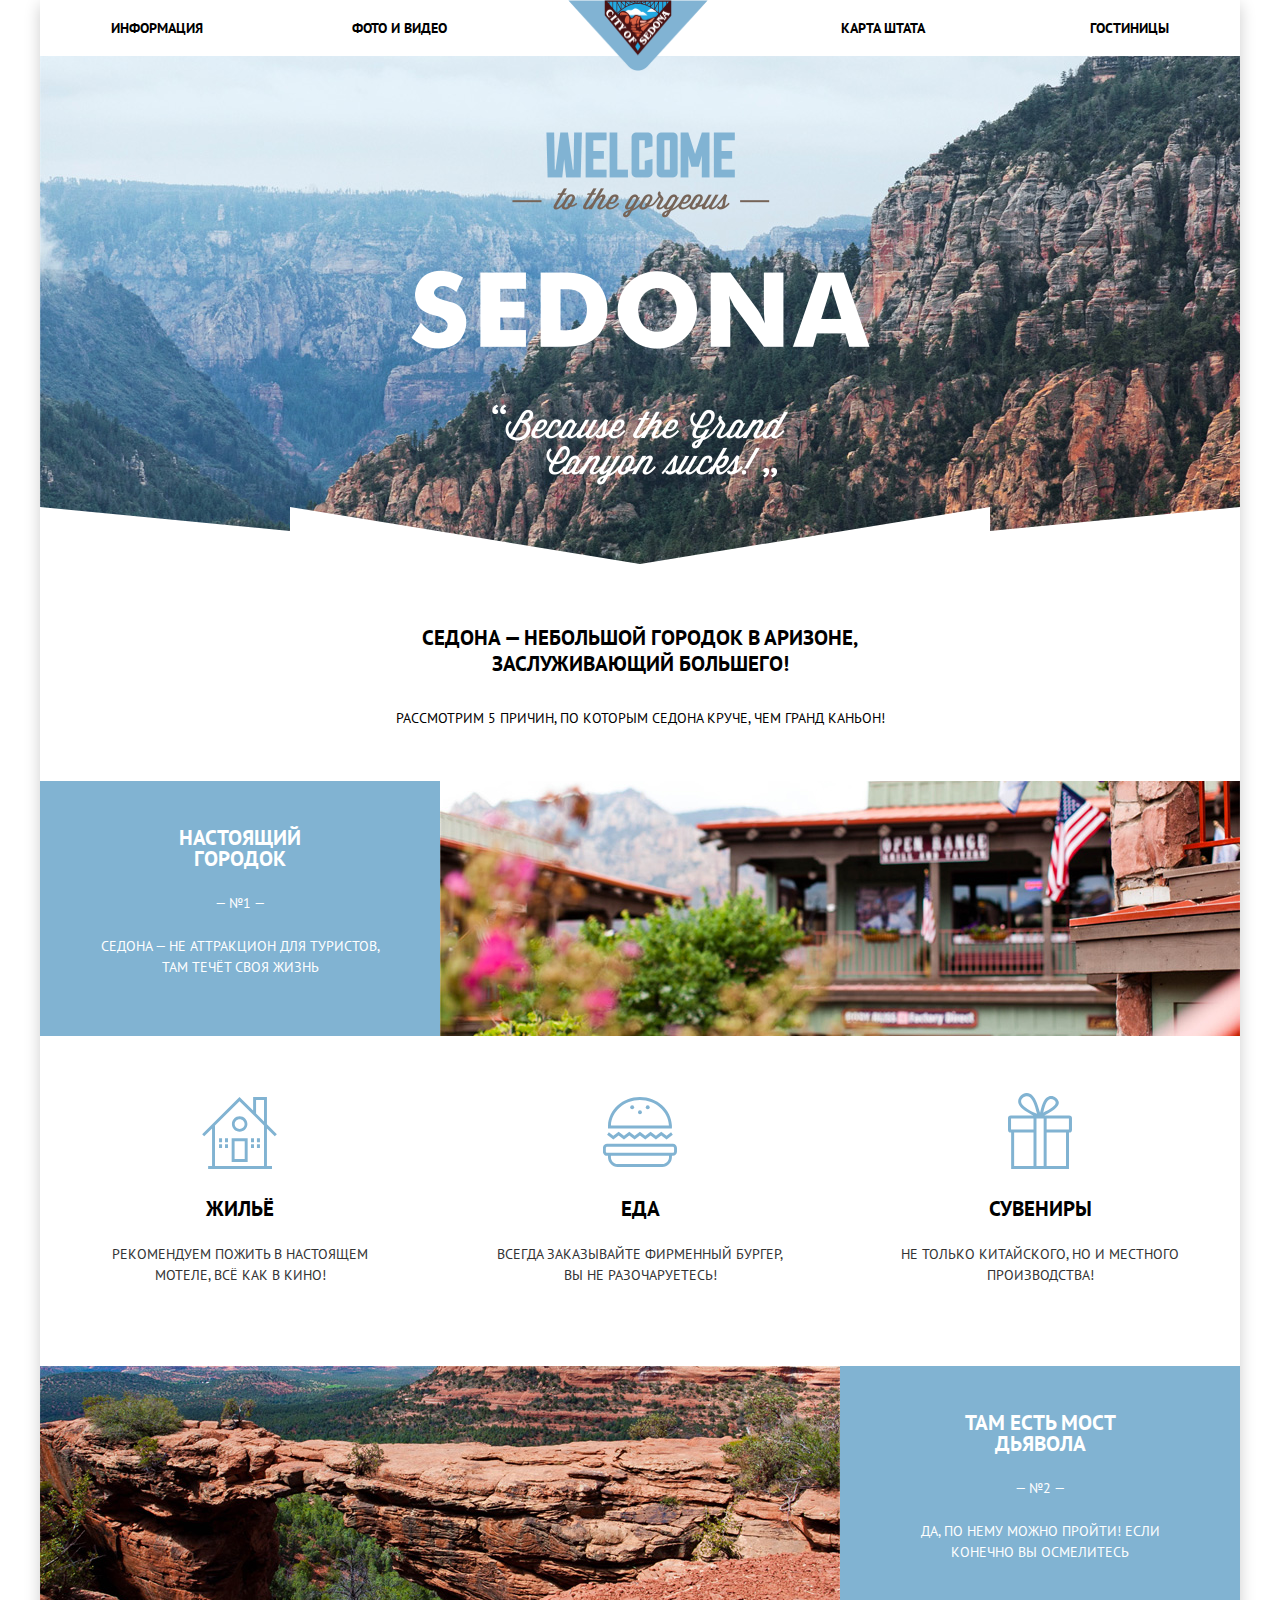
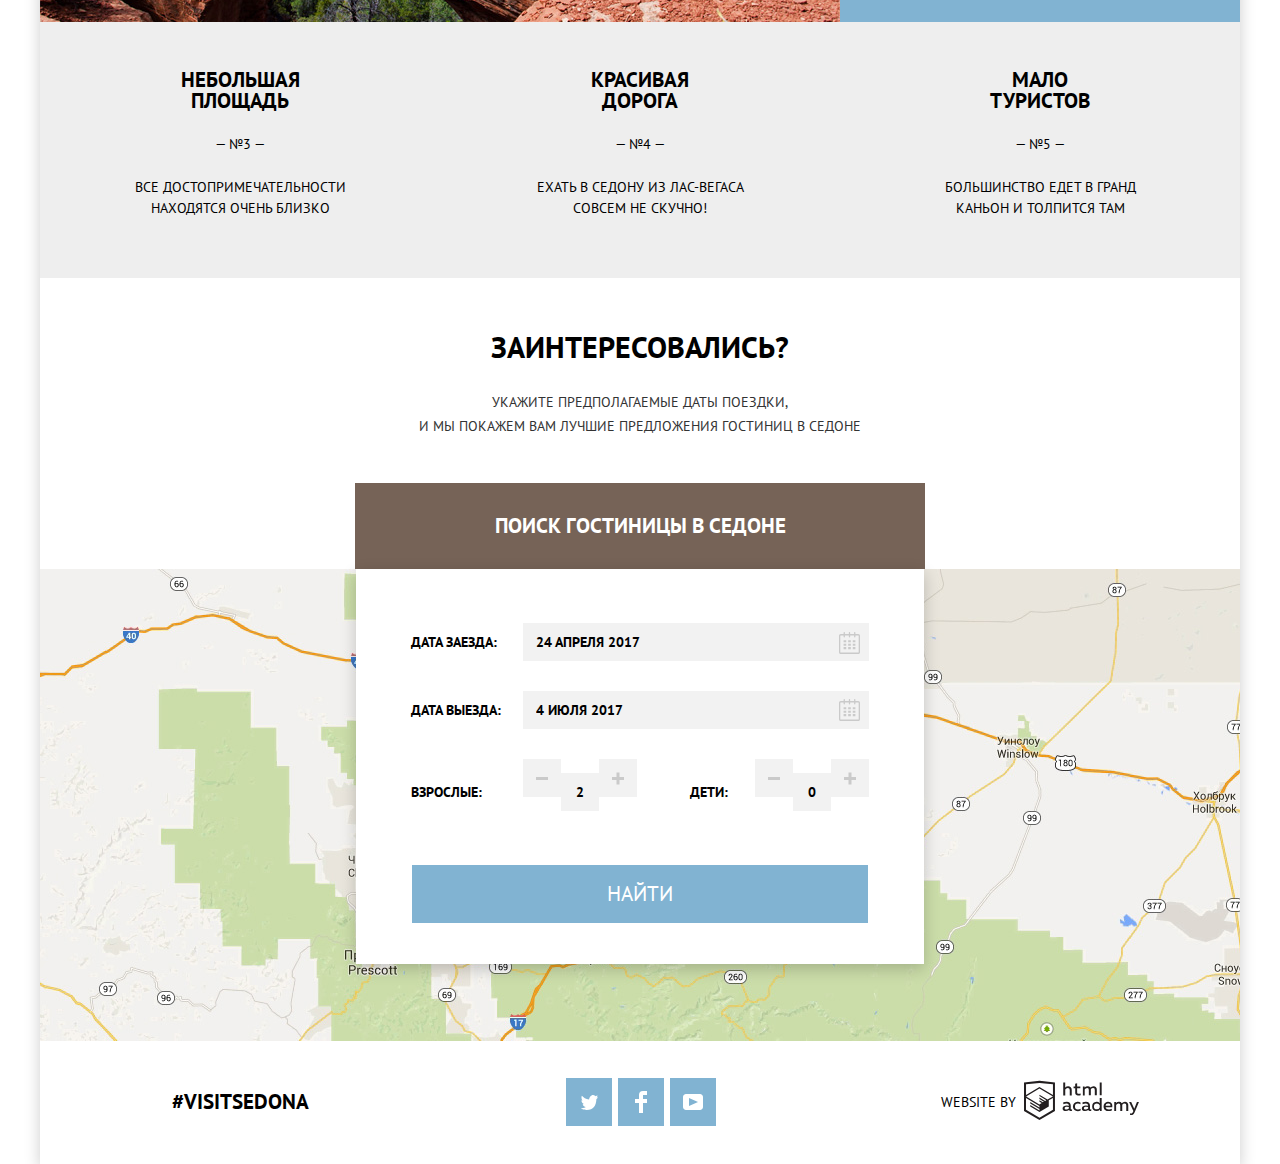
<file: index.html>
<!DOCTYPE html>
<html lang="ru">
  <head>
    <meta charset="utf-8">
    <title>HTML Academy: Седона</title>
    <link href="https://fonts.googleapis.com/css?family=PT+Sans:400,700&amp;subset=cyrillic" rel="stylesheet">
    <link href="css/normalize-min.css" rel="stylesheet">
    <link href="css/style-min.css" rel="stylesheet">
  </head>
  <body>
    <div class="site-wrapper container">
      <header class="main-header">
        <nav class="main-navigation">
          <a class="main-header-logo">
            <img src="img/main-header-logo.png" width="140" height="71" alt="Логотип «Сity of Sedona»">
          </a>
          <ul class="site-navigation">
            <li class="site-navigation-info">
              <a href="#">Информация</a>
            </li>
            <li class="site-navigation-foto">
              <a href="#">Фото и видео</a>
            </li>
            <li class="site-navigation-map">
              <a href="#">Карта штата</a>
            </li>
            <li class="site-navigation-catalog">
              <a href="catalog.html">Гостиницы</a>
            </li>
          </ul>
        </nav>
      </header>
      <main>
        <h1 class="visually-hidden">City of Sedona</h1>
        <div class="main-background">
          <img src="img/welcome-sedona.png" width="459" height="353" alt="Логотип «Sedona»">
        </div>
        <div class="about-sedona">
          <p>Седона — небольшой городок в Аризоне, заслуживающий большего!</p>
          <p>Рассмотрим 5 причин, по которым Седона круче, чем гранд каньон!</p>
        </div>
        <div class="real-city">
          <div class="real-city-text">
            <p>Настоящий городок</p>
            <p>— №1 —</p>
            <p>Седона — не аттракцион для туристов, там течёт своя жизнь</p>
          </div>
          <div class="real-city-image" aria-label="декоративный элемент"></div>
        </div>
        <section class="features">
          <ul class="features-list">
            <li>
              <h3>Жильё</h3>
              <p>Рекомендуем пожить в настоящем мотеле, всё как в кино!</p>
            </li>
            <li>
              <h3>Еда</h3>
              <p>Всегда заказывайте фирменный бургер, вы не разочаруетесь!</p>
            </li>
            <li>
              <h3>Сувениры</h3>
              <p>Не только китайского, но и местного производства!</p>
            </li>
          </ul>
        </section>
        <div class="devils-bridge">
          <div class="devils-bridge-image" aria-label="декоративный элемент"></div>
          <div class="devils-bridge-text">
            <p>Там есть Мост дьявола</p>
            <p>— №2 —</p>
            <p>Да, по нему можно пройти! Если конечно вы осмелитесь</p>
          </div>
        </div>
        <section class="description">
          <ul class="description-list">
            <li>
              <p class="first-line">Небольшая площадь</p>
              <p class="second-line">— №3 —</p>
              <p class="third-line">Все достопримечательности находятся очень близко</p>
            </li>
            <li>
              <p class="first-line">Красивая дорога</p>
              <p class="second-line">— №4 —</p>
              <p class="third-line">Ехать в Седону из Лас-Вегаса совсем не скучно!</p>
            </li>
            <li>
              <p class="first-line">Мало туристов</p>
              <p class="second-line">— №5 —</p>
              <p class="third-line-3">Большинство едет в гранд каньон и толпится там</p>
            </li>
          </ul>
        </section>
        <section class="appointment">
          <h2 class="visually-hidden">Бронирование</h2>
          <p>Заинтересовались?</p>
          <p>Укажите предполагаемые даты поездки,<br>и мы покажем вам лучшие предложения гостиниц в седоне</p>
          <a class="form-button" href="#">Поиск гостиницы в седоне</a>
          <form class="search-form" method="post" action="https://echo.htmlacademy.ru">
            <p>
              <label for="date-arrival">Дата заезда:</label>
              <input class="icon-calendar" type="text" name="date-arrival" id="date-arrival" value="24 апреля 2017">
              <button type="button" class="icon-calendar-1">
                <svg xmlns="http://www.w3.org/2000/svg" width="21" height="22" viewBox="0 0 21 22"><path fill="#cacaca" d="M19.251 2.025h-2.845V.648c0-.381-.294-.689-.656-.689-.363 0-.656.308-.656.689v1.377h-3.938V.648c0-.381-.294-.689-.655-.689-.363 0-.657.308-.657.689v1.377H5.906V.648c0-.381-.294-.689-.656-.689-.363 0-.657.308-.657.689v1.377H1.75C.784 2.025 0 2.847 0 3.862v16.302C0 21.179.784 22 1.75 22h17.501c.966 0 1.749-.821 1.749-1.836V3.862c0-1.015-.783-1.837-1.749-1.837zm.437 18.139a.448.448 0 0 1-.437.459H1.75a.45.45 0 0 1-.438-.459V3.862a.45.45 0 0 1 .438-.459h2.844v1.378c0 .381.294.689.657.689.362 0 .656-.308.656-.689V3.403h3.938v1.378c0 .381.294.689.657.689.361 0 .655-.308.655-.689V3.403h3.938v1.378c0 .381.293.689.656.689.362 0 .656-.308.656-.689V3.403h2.845c.241 0 .437.206.437.459v16.302z"/><path fill="#cacaca" d="M4.594 8.225h2.625v2.066H4.594zM4.594 11.668h2.625v2.067H4.594zM4.594 15.112h2.625v2.066H4.594zM9.188 15.112h2.625v2.066H9.188zM9.188 11.668h2.625v2.067H9.188zM9.188 8.225h2.625v2.066H9.188zM13.781 15.112h2.625v2.066h-2.625zM13.781 11.668h2.625v2.067h-2.625zM13.781 8.225h2.625v2.066h-2.625z"/></svg>
              </button>
            </p>
            <p>
              <label for="date-of-departure">Дата выезда:</label>
              <input class="icon-calendar" type="text" name="date-of-departure" id="date-of-departure" value="4 июля 2017">
              <button type="button" class="icon-calendar-2">
                <svg xmlns="http://www.w3.org/2000/svg" width="21" height="22" viewBox="0 0 21 22"><path fill="#cacaca" d="M19.251 2.025h-2.845V.648c0-.381-.294-.689-.656-.689-.363 0-.656.308-.656.689v1.377h-3.938V.648c0-.381-.294-.689-.655-.689-.363 0-.657.308-.657.689v1.377H5.906V.648c0-.381-.294-.689-.656-.689-.363 0-.657.308-.657.689v1.377H1.75C.784 2.025 0 2.847 0 3.862v16.302C0 21.179.784 22 1.75 22h17.501c.966 0 1.749-.821 1.749-1.836V3.862c0-1.015-.783-1.837-1.749-1.837zm.437 18.139a.448.448 0 0 1-.437.459H1.75a.45.45 0 0 1-.438-.459V3.862a.45.45 0 0 1 .438-.459h2.844v1.378c0 .381.294.689.657.689.362 0 .656-.308.656-.689V3.403h3.938v1.378c0 .381.294.689.657.689.361 0 .655-.308.655-.689V3.403h3.938v1.378c0 .381.293.689.656.689.362 0 .656-.308.656-.689V3.403h2.845c.241 0 .437.206.437.459v16.302z"/><path fill="#cacaca" d="M4.594 8.225h2.625v2.066H4.594zM4.594 11.668h2.625v2.067H4.594zM4.594 15.112h2.625v2.066H4.594zM9.188 15.112h2.625v2.066H9.188zM9.188 11.668h2.625v2.067H9.188zM9.188 8.225h2.625v2.066H9.188zM13.781 15.112h2.625v2.066h-2.625zM13.781 11.668h2.625v2.067h-2.625zM13.781 8.225h2.625v2.066h-2.625z"/></svg>
              </button>
            </p>
            <p>
              <label for="adults">Взрослые:</label>
              <button class="button-select-minus" type="button"></button>
              <input type="text" name="adults" id="adults" value="2">
              <button class="button-select-plus" type="button"></button>
              <label for="children">Дети:</label>
              <button class="button-select-minus" type="button"></button>
              <input type="text" name="children" id="children" value="0">
              <button class="button-select-plus" type="button"></button>
            </p>
            <button type="submit" class="button" name="submit">Найти</button>
          </form>
        </section>
        <div class="map">
          <iframe src="https://www.google.com/maps/embed?pb=!1m18!1m12!1m3!1d498954.9015566332!2d-111.94586809063226!3d34.75845397829782!2m3!1f0!2f0!3f0!3m2!1i1024!2i768!4f13.1!3m3!1m2!1s0x872da132f942b00d%3A0x5548c523fa6c8efd!2z0KHQtdC00L7QvdCwLCDQkNGA0LjQt9C-0L3QsCA4NjMzNiwg0KHQqNCQ!5e0!3m2!1sru!2sru!4v1546690469274" width="1200" height="473" style="border:0" allowfullscreen></iframe>
        </div>
      </main>
      <footer class="main-footer">
        <p>#VISITSEDONA</p>
        <ul class="footer-social">
          <li>
            <a class="social-button" href="#"><span class="visually-hidden">Твитер</span>
              <svg xmlns="http://www.w3.org/2000/svg" xmlns:xlink="http://www.w3.org/1999/xlink" width="17" height="15" viewBox="0 0 17 15"><path fill="#FFF" d="M10.95.144c1.685-.496 2.984.27 3.577 1.179.673-.231 1.331-.481 2.011-.708a2.345 2.345 0 0 1-.857 1.768c.685.17 1.304-.491 1.304-.491-.169 1-1.006 1.788-1.563 2.024-.231 6.75-3.175 11.217-10.077 11.082h-.446c-.41 0-4.164-.46-4.898-1.887 2.271.196 3.893-.422 4.693-1.177-.96-.3-2.679-.477-2.979-2.95.349.106.564.228 1.19.119C1.705 8.247.374 7.53.448 5.33c.285.328 1.067.536 1.34.472C1.085 5.561-.182 2.442.894.85c1.818 1.854 3.735 3.606 7.152 3.773C8.254 2.33 9.183.793 10.95.144z"/></svg>
            </a>
          </li>
          <li>
            <a class="social-button" href="#"><span class="visually-hidden">Фейсбук</span>
              <svg xmlns="http://www.w3.org/2000/svg" width="12" height="22" viewBox="0 0 12 22"><path fill="#FFF" d="M12 4V0H8a4 4 0 0 0-4 4v4H0v4h4v10h4V12h4V8H8V4h4z"/></svg>
            </a>
          </li>
          <li>
            <a class="social-button" href="#"><span class="visually-hidden">Ютуб</span>
              <svg xmlns="http://www.w3.org/2000/svg" xmlns:xlink="http://www.w3.org/1999/xlink" width="20" height="16" viewBox="0 0 20 16"><path fill="#FFF" d="M17 0H3C1.35 0 0 1.35 0 3v10c0 1.65 1.35 3 3 3h14c1.65 0 3-1.35 3-3V3c0-1.65-1.35-3-3-3zM6.027 11.998V4.002L15.014 8l-8.987 3.998z"/></svg>
            </a>
          </li>
        </ul>
        <div class="footer-copyright">
          <p>Website by</p>
          <a class="main-footer-logo" href="https://htmlacademy.ru/intensive/htmlcss">
            <svg id="Layer_1" data-name="Layer 1" xmlns="http://www.w3.org/2000/svg" width="115" height="41" viewBox="0 0 108.08 36.85"><title>logo-htmlacademy-small1</title><path d="M44.61,26.88a2,2,0,0,0,.55-0.1v1.33a3.25,3.25,0,0,1-1.18.21,1.67,1.67,0,0,1-1.67-1,4.84,4.84,0,0,1-3.14,1.08c-1.51,0-2.91-.83-2.91-2.55,0-2.13,2-2.79,3.71-2.79a11.08,11.08,0,0,1,2.17.25v-0.3c0-1-.76-1.77-2.19-1.77a7.42,7.42,0,0,0-3,.64v-1.7a10.21,10.21,0,0,1,3.19-.55c2.36,0,3.81,1.12,3.81,3.65v3a0.54,0.54,0,0,0,.49.59h0.17Zm-6.44-1.13A1.35,1.35,0,0,0,39.63,27h0.11a3.39,3.39,0,0,0,2.41-1V24.58a9.72,9.72,0,0,0-1.81-.21c-1,0-2.16.33-2.16,1.38h0Zm12.36-6.11a5,5,0,0,1,2.57.64V22a4.08,4.08,0,0,0-2.3-.7,2.75,2.75,0,1,0,0,5.49,5,5,0,0,0,2.43-.64v1.71a6.27,6.27,0,0,1-2.76.57A4.21,4.21,0,0,1,46,24.51q0-.21,0-0.41a4.32,4.32,0,0,1,4.18-4.46h0.38Zm12.17,7.24a2,2,0,0,0,.55-0.1v1.33a3.25,3.25,0,0,1-1.18.21,1.67,1.67,0,0,1-1.67-1,4.84,4.84,0,0,1-3.14,1.08c-1.51,0-2.91-.83-2.91-2.55,0-2.13,2-2.79,3.71-2.79a11.08,11.08,0,0,1,2.17.25v-0.3c0-1-.76-1.77-2.19-1.77a7.42,7.42,0,0,0-3,.64v-1.7a10.21,10.21,0,0,1,3.19-.55c2.36,0,3.81,1.12,3.81,3.65v3a0.54,0.54,0,0,0,.49.59h0.17Zm-6.44-1.13A1.35,1.35,0,0,0,57.73,27h0.11a3.39,3.39,0,0,0,2.41-1V24.58a9.72,9.72,0,0,0-1.81-.21c-1.06,0-2.16.33-2.16,1.38h0ZM73,16V28.2H71.35V26.88a3.88,3.88,0,0,1-3.19,1.54,4.4,4.4,0,0,1,0-8.78,3.81,3.81,0,0,1,3,1.3V16H73Zm-4.53,5.22a2.76,2.76,0,1,0,0,5.52A2.86,2.86,0,0,0,71.15,25V23A2.91,2.91,0,0,0,68.49,21.27ZM79,19.64c3.31,0,4.46,2.68,3.92,5.09H76.7c0.21,1.5,1.67,2.11,3.19,2.11a6.11,6.11,0,0,0,2.64-.59v1.6a7.14,7.14,0,0,1-3,.57C77,28.42,74.78,27,74.78,24a4.18,4.18,0,0,1,4-4.39H79Zm0.09,1.54a2.28,2.28,0,0,0-2.44,2.1v0.06H81.3A2,2,0,0,0,79.13,21.18Zm5.73,7V19.87h1.65v1a3.81,3.81,0,0,1,2.78-1.27A2.86,2.86,0,0,1,91.89,21a4.12,4.12,0,0,1,2.91-1.33A3.06,3.06,0,0,1,98,23V28.2h-1.9V23.05a1.59,1.59,0,0,0-1.42-1.75H94.42a2.8,2.8,0,0,0-2.07,1.12V28.2h-1.9V23.05A1.59,1.59,0,0,0,89,21.31H88.8a3,3,0,0,0-2.21,1.29v5.63H84.86Zm21.31-8.33h1.9l-3.91,9.46c-0.9,2.17-2.09,2.86-3.35,2.86a4.76,4.76,0,0,1-1.1-.14V30.46a2.86,2.86,0,0,0,.85.12c0.9,0,1.58-.64,2.07-1.9l0.17-.42-4-8.4h2l2.86,6.29ZM38.73,1.46V6.22a3.81,3.81,0,0,1,2.7-1.14,3.25,3.25,0,0,1,3.44,3.4v5.15H43V8.72a1.81,1.81,0,0,0-1.61-2h-0.3a2.93,2.93,0,0,0-2.32,1.39v5.52h-1.9V1.46h1.9ZM49.94,2.31v3h3V6.91h-3v3.81c0,1.1.5,1.46,1.58,1.46a4.49,4.49,0,0,0,1.69-.33v1.6A6.8,6.8,0,0,1,51,13.8a2.55,2.55,0,0,1-2.86-2.74V6.89H46.58V5.26h1.5V2.74Zm5.4,11.31V5.28H57v1A3.81,3.81,0,0,1,59.77,5a2.86,2.86,0,0,1,2.6,1.33A4.12,4.12,0,0,1,65.28,5,3.06,3.06,0,0,1,68.44,8.4v5.21h-1.9V8.46a1.59,1.59,0,0,0-1.42-1.75H64.89a2.8,2.8,0,0,0-2.07,1.12v5.78h-1.9V8.46A1.59,1.59,0,0,0,59.5,6.71H59.27A3,3,0,0,0,57.06,8v5.63H55.34ZM71.17,1.45H73V13.6H71.17V1.45ZM14.71,0H14.55L0,1.54V28.21l14.55,8.66,14.55-8.66V1.54Zm12.5,27.1L14.55,34.64,1.9,27.12V16.18l12.59,7.5V25L5.86,19.9v1.31l8.68,5.21v1.39L5.87,22.65V24l8.68,5.21,8.75-5.24V18.31L27.2,16V27.12Zm0-12.53-3.48,2-1.6,1L14.51,13v1.31L21,18.23H21l-0.14.09-1,.54-5.37-3.2V17l4.24,2.52-1,.67-3.2-1.9v1.31l2.1,1.24L14.5,22.1,2,14.65,14.51,7.11Zm0-1.32L14.49,5.76,1.91,13.25v-10L14.56,1.92,27.21,3.25v10h0Z" transform="translate(0 -0.02)" fill="#231f20"/></svg>
          </a>
        </div>
      </footer>
    </div>
    <script src="js/script-min.js">
    </script>
  </body>
</html>
</file>
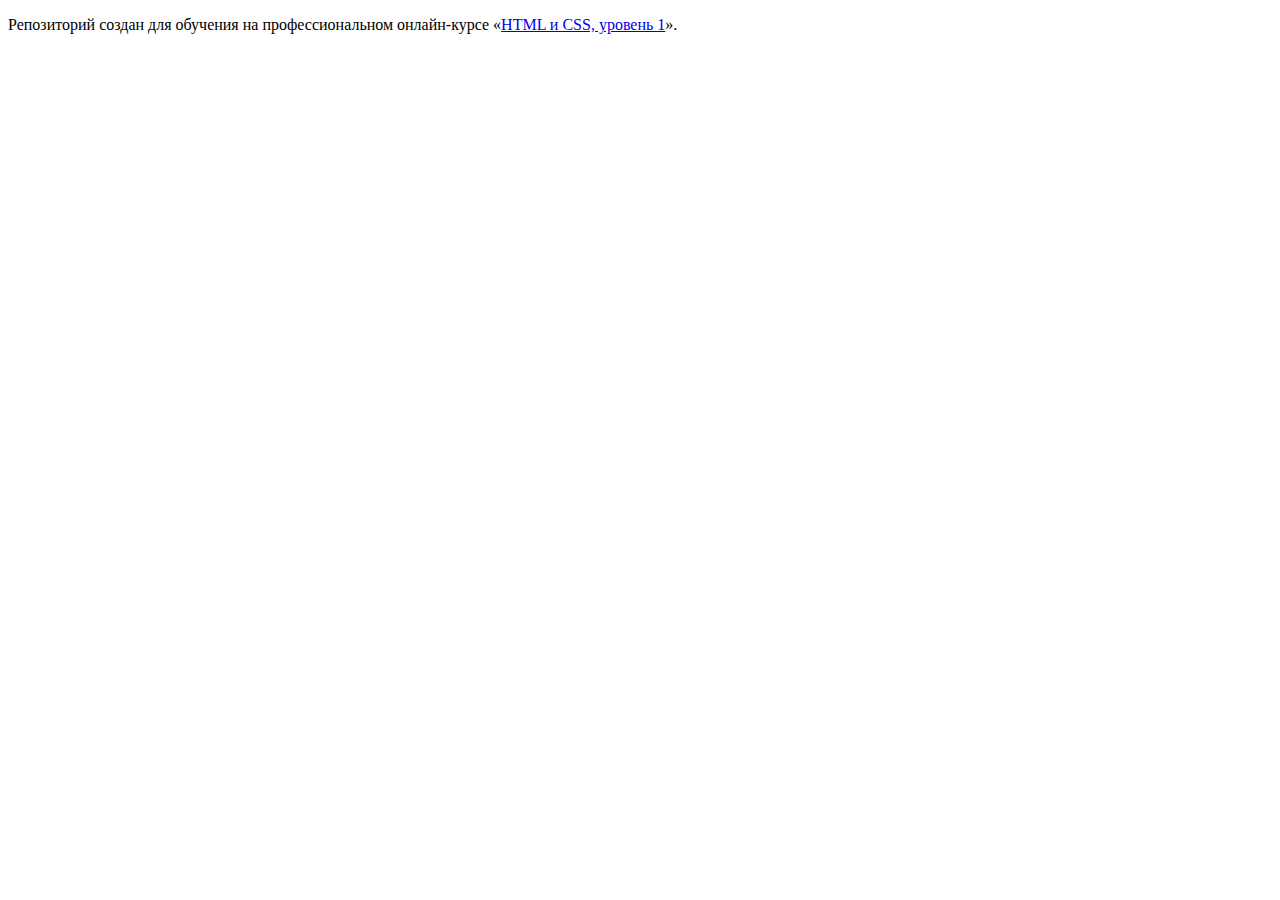
<file: master/index.html>
<!DOCTYPE html>
<html lang="ru">
  <head>
    <meta charset="utf-8">
    <title>HTML Academy: Седона</title>
    <base href="https://htmlacademy-htmlcss.github.io/921765-sedona/master/">
</head>
  <body>

    <p>Репозиторий создан для обучения на профессиональном онлайн‑курсе «<a href="https://htmlacademy.ru/intensive/htmlcss">HTML и CSS, уровень 1</a>».</p>

  </body>
</html>
</file>
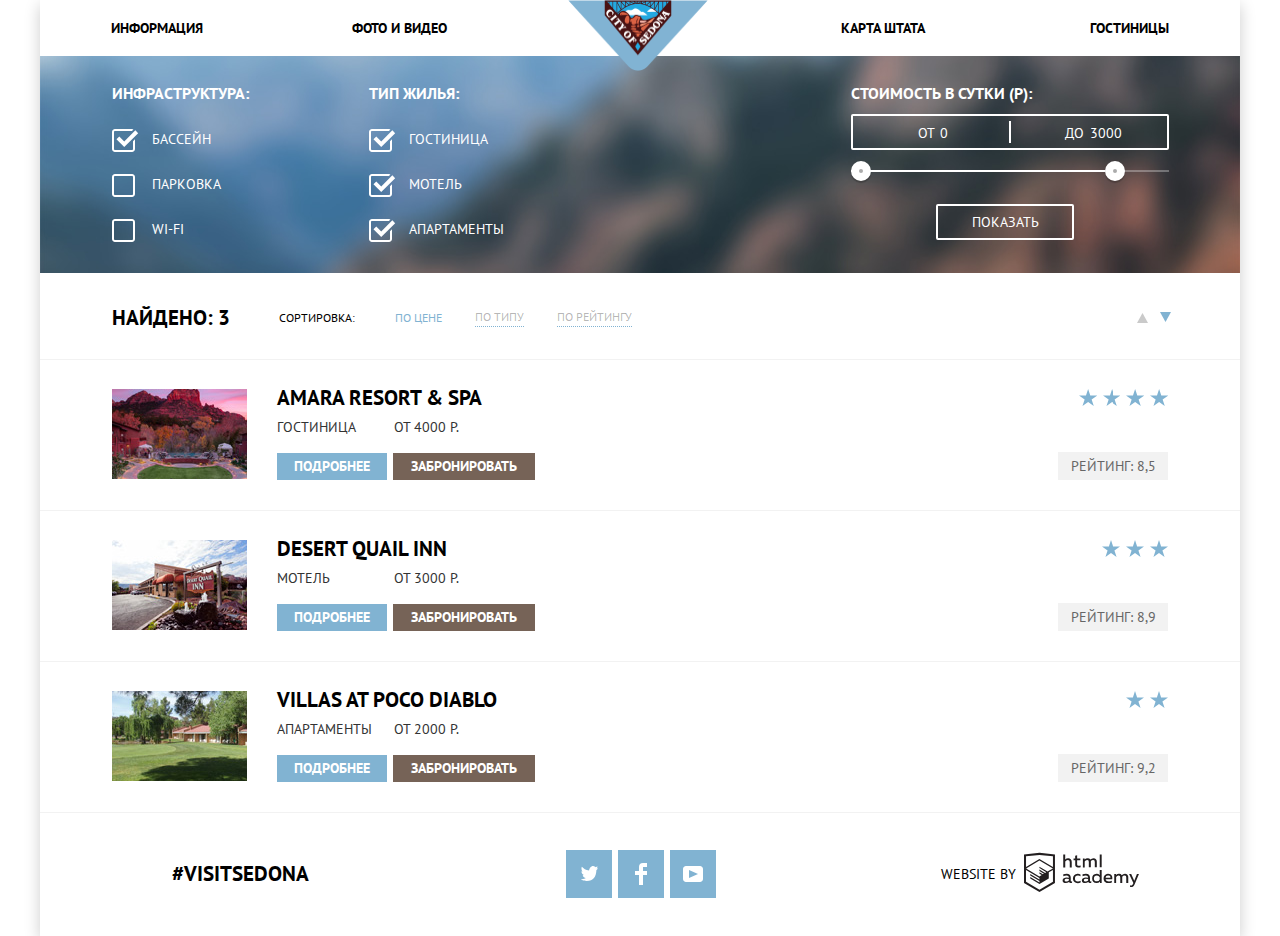
<file: catalog.html>
<!DOCTYPE html>
<html lang="ru">
  <head>
    <meta charset="utf-8">
    <title>Каталог гостиниц</title>
    <link href="https://fonts.googleapis.com/css?family=PT+Sans:400,700&amp;subset=cyrillic" rel="stylesheet">
    <link href="css/normalize-min.css" rel="stylesheet">
    <link href="css/style-min.css" rel="stylesheet">
  </head>
  <body>
    <div class="site-wrapper container">
      <header class="main-header">
        <nav class="main-navigation">
          <a class="main-header-logo" href="index.html">
            <img src="img/main-header-logo.png" width="140" height="71" alt="Логотип «Сity of Sedona»">
          </a>
          <ul class="site-navigation">
            <li class="site-navigation-info">
              <a href="#">Информация</a>
            </li>
            <li class="site-navigation-foto">
              <a href="#">Фото и видео</a>
            </li>
            <li class="site-navigation-map">
              <a href="#">Карта штата</a>
            </li>
            <li class="site-navigation-catalog">
              <a href="catalog.html">Гостиницы</a>
            </li>
          </ul>
        </nav>
      </header>
      <main>
        <section class="main-filter">
          <form class="filter">
            <fieldset>
              <legend class="filter-group">Инфраструктура:</legend>
              <p class="filter-option">
                <input class="visually-hidden filter-input filter-input-checkbox" type="checkbox" id="pool" checked>
                <label for="pool">Бассейн</label>
              </p>
              <p class="filter-option">
                <input class="visually-hidden filter-input filter-input-checkbox" type="checkbox" id="parking">
                <label for="parking">Парковка</label>
              </p>
              <p class="filter-option">
                <input class="visually-hidden filter-input filter-input-checkbox" type="checkbox" id="wi-fi">
                <label for="wi-fi">Wi-Fi</label>
              </p>
            </fieldset>
            <fieldset>
              <legend class="filter-group">Тип жилья:</legend>
              <p class="filter-option">
                <input class="visually-hidden filter-input filter-input-checkbox" type="checkbox" id="hotel" checked>
                <label for="hotel">Гостиница</label>
              </p>
              <p class="filter-option">
                <input class="visually-hidden filter-input filter-input-checkbox" type="checkbox" id="motel" checked>
                <label for="motel">Мотель</label>
              </p>
              <p class="filter-option">
                <input class="visually-hidden filter-input filter-input-checkbox" type="checkbox" id="apartments" checked>
                <label for="apartments">Апартаменты</label>
              </p>
            </fieldset>
            <fieldset>
              <div class="filter-range-title">Стоимость в сутки (р):</div>
              <div class="price-controls">
                <label class="min-price">от <input type="text" name="min-price" value="0"></label>
                <label class="max-price">до <input type="text" name="max-price" value="3000"></label>
              </div>
              <div class="range-controls">
                <div class="scale">
                  <div class="bar"></div>
                </div>
                <div class="range-toggle range-toggle-min"></div>
                <div class="range-toggle range-toggle-max"></div>
              </div>
              <button class="btn-transparent" type="submit">Показать</button>
            </fieldset>
          </form>
        </section>
        <section class="main-hotel">
          <div class="sorting">
            <p>Найдено: 3</p>
            <p>Сортировка:</p>
            <a class="sorting-price active" href="#">По цене</a>
            <a class="sorting-type" href="#">По типу</a>
            <a class="sorting-rating" href="#">По рейтингу</a>
            <a class="sorting-up" href="#"></a>
            <a class="sorting-down" href="#"></a>
          </div>
          <h2 class="visually-hidden">Гостиницы</h2>
          <ul class="catalog-list">
            <li class="catalog-item">
              <img src="img/amara-resort-and-spa.jpg" width="135" height="90" alt="Amara Resort &amp; Spa">
              <div class="catalog-wrapper">
                <h3>Amara Resort &amp; Spa</h3>
                <p>Гостиница</p>
                <p>От 4000 Р.</p>
                <a class="info-button" href="#">Подробнее</a>
                <a class="booking-button" href="#">Забронировать</a>
              </div>
              <p>Рейтинг: 8,5</p>
            </li>
            <li class="catalog-item">
              <img src="img/desert-quail-inn.jpg" width="135" height="90" alt="Desert Quail Inn">
              <div class="catalog-wrapper">
                <h3>Desert Quail Inn</h3>
                <p>Мотель</p>
                <p>От 3000 Р.</p>
                <a class="info-button" href="#">Подробнее</a>
                <a class="booking-button" href="#">Забронировать</a>
              </div>
              <p>Рейтинг: 8,9</p>
            </li>
            <li class="catalog-item">
              <img src="img/villas-at-poco-diablo.jpg" width="135" height="90" alt="Villas at Poco Diablo">
              <div class="catalog-wrapper">
                <h3>Villas at Poco Diablo</h3>
                <p>Апартаменты</p>
                <p>От 2000 Р.</p>
                <a class="info-button" href="#">Подробнее</a>
                <a class="booking-button" href="#">Забронировать</a>
              </div>
              <p>Рейтинг: 9,2</p>
            </li>
          </ul>
        </Section>
      </main>
      <footer class="main-footer">
        <p>#VISITSEDONA</p>
        <ul class="footer-social">
          <li>
            <a class="social-button" href="#"><span class="visually-hidden">Твитер</span>
              <svg xmlns="http://www.w3.org/2000/svg" xmlns:xlink="http://www.w3.org/1999/xlink" width="17" height="15" viewBox="0 0 17 15"><path fill="#FFF" d="M10.95.144c1.685-.496 2.984.27 3.577 1.179.673-.231 1.331-.481 2.011-.708a2.345 2.345 0 0 1-.857 1.768c.685.17 1.304-.491 1.304-.491-.169 1-1.006 1.788-1.563 2.024-.231 6.75-3.175 11.217-10.077 11.082h-.446c-.41 0-4.164-.46-4.898-1.887 2.271.196 3.893-.422 4.693-1.177-.96-.3-2.679-.477-2.979-2.95.349.106.564.228 1.19.119C1.705 8.247.374 7.53.448 5.33c.285.328 1.067.536 1.34.472C1.085 5.561-.182 2.442.894.85c1.818 1.854 3.735 3.606 7.152 3.773C8.254 2.33 9.183.793 10.95.144z"/></svg>
            </a>
          </li>
          <li>
            <a class="social-button" href="#"><span class="visually-hidden">Фейсбук</span>
              <svg xmlns="http://www.w3.org/2000/svg" width="12" height="22" viewBox="0 0 12 22"><path fill="#FFF" d="M12 4V0H8a4 4 0 0 0-4 4v4H0v4h4v10h4V12h4V8H8V4h4z"/></svg>
            </a>
          </li>
          <li>
            <a class="social-button" href="#"><span class="visually-hidden">Ютуб</span>
              <svg xmlns="http://www.w3.org/2000/svg" xmlns:xlink="http://www.w3.org/1999/xlink" width="20" height="16" viewBox="0 0 20 16"><path fill="#FFF" d="M17 0H3C1.35 0 0 1.35 0 3v10c0 1.65 1.35 3 3 3h14c1.65 0 3-1.35 3-3V3c0-1.65-1.35-3-3-3zM6.027 11.998V4.002L15.014 8l-8.987 3.998z"/></svg>
            </a>
          </li>
        </ul>
        <div class="footer-copyright">
          <p>Website by</p>
          <a class="main-footer-logo" href="https://htmlacademy.ru/intensive/htmlcss">
            <svg id="Layer_1" data-name="Layer 1" xmlns="http://www.w3.org/2000/svg" width="115" height="41" viewBox="0 0 108.08 36.85"><title>logo-htmlacademy-small1</title><path d="M44.61,26.88a2,2,0,0,0,.55-0.1v1.33a3.25,3.25,0,0,1-1.18.21,1.67,1.67,0,0,1-1.67-1,4.84,4.84,0,0,1-3.14,1.08c-1.51,0-2.91-.83-2.91-2.55,0-2.13,2-2.79,3.71-2.79a11.08,11.08,0,0,1,2.17.25v-0.3c0-1-.76-1.77-2.19-1.77a7.42,7.42,0,0,0-3,.64v-1.7a10.21,10.21,0,0,1,3.19-.55c2.36,0,3.81,1.12,3.81,3.65v3a0.54,0.54,0,0,0,.49.59h0.17Zm-6.44-1.13A1.35,1.35,0,0,0,39.63,27h0.11a3.39,3.39,0,0,0,2.41-1V24.58a9.72,9.72,0,0,0-1.81-.21c-1,0-2.16.33-2.16,1.38h0Zm12.36-6.11a5,5,0,0,1,2.57.64V22a4.08,4.08,0,0,0-2.3-.7,2.75,2.75,0,1,0,0,5.49,5,5,0,0,0,2.43-.64v1.71a6.27,6.27,0,0,1-2.76.57A4.21,4.21,0,0,1,46,24.51q0-.21,0-0.41a4.32,4.32,0,0,1,4.18-4.46h0.38Zm12.17,7.24a2,2,0,0,0,.55-0.1v1.33a3.25,3.25,0,0,1-1.18.21,1.67,1.67,0,0,1-1.67-1,4.84,4.84,0,0,1-3.14,1.08c-1.51,0-2.91-.83-2.91-2.55,0-2.13,2-2.79,3.71-2.79a11.08,11.08,0,0,1,2.17.25v-0.3c0-1-.76-1.77-2.19-1.77a7.42,7.42,0,0,0-3,.64v-1.7a10.21,10.21,0,0,1,3.19-.55c2.36,0,3.81,1.12,3.81,3.65v3a0.54,0.54,0,0,0,.49.59h0.17Zm-6.44-1.13A1.35,1.35,0,0,0,57.73,27h0.11a3.39,3.39,0,0,0,2.41-1V24.58a9.72,9.72,0,0,0-1.81-.21c-1.06,0-2.16.33-2.16,1.38h0ZM73,16V28.2H71.35V26.88a3.88,3.88,0,0,1-3.19,1.54,4.4,4.4,0,0,1,0-8.78,3.81,3.81,0,0,1,3,1.3V16H73Zm-4.53,5.22a2.76,2.76,0,1,0,0,5.52A2.86,2.86,0,0,0,71.15,25V23A2.91,2.91,0,0,0,68.49,21.27ZM79,19.64c3.31,0,4.46,2.68,3.92,5.09H76.7c0.21,1.5,1.67,2.11,3.19,2.11a6.11,6.11,0,0,0,2.64-.59v1.6a7.14,7.14,0,0,1-3,.57C77,28.42,74.78,27,74.78,24a4.18,4.18,0,0,1,4-4.39H79Zm0.09,1.54a2.28,2.28,0,0,0-2.44,2.1v0.06H81.3A2,2,0,0,0,79.13,21.18Zm5.73,7V19.87h1.65v1a3.81,3.81,0,0,1,2.78-1.27A2.86,2.86,0,0,1,91.89,21a4.12,4.12,0,0,1,2.91-1.33A3.06,3.06,0,0,1,98,23V28.2h-1.9V23.05a1.59,1.59,0,0,0-1.42-1.75H94.42a2.8,2.8,0,0,0-2.07,1.12V28.2h-1.9V23.05A1.59,1.59,0,0,0,89,21.31H88.8a3,3,0,0,0-2.21,1.29v5.63H84.86Zm21.31-8.33h1.9l-3.91,9.46c-0.9,2.17-2.09,2.86-3.35,2.86a4.76,4.76,0,0,1-1.1-.14V30.46a2.86,2.86,0,0,0,.85.12c0.9,0,1.58-.64,2.07-1.9l0.17-.42-4-8.4h2l2.86,6.29ZM38.73,1.46V6.22a3.81,3.81,0,0,1,2.7-1.14,3.25,3.25,0,0,1,3.44,3.4v5.15H43V8.72a1.81,1.81,0,0,0-1.61-2h-0.3a2.93,2.93,0,0,0-2.32,1.39v5.52h-1.9V1.46h1.9ZM49.94,2.31v3h3V6.91h-3v3.81c0,1.1.5,1.46,1.58,1.46a4.49,4.49,0,0,0,1.69-.33v1.6A6.8,6.8,0,0,1,51,13.8a2.55,2.55,0,0,1-2.86-2.74V6.89H46.58V5.26h1.5V2.74Zm5.4,11.31V5.28H57v1A3.81,3.81,0,0,1,59.77,5a2.86,2.86,0,0,1,2.6,1.33A4.12,4.12,0,0,1,65.28,5,3.06,3.06,0,0,1,68.44,8.4v5.21h-1.9V8.46a1.59,1.59,0,0,0-1.42-1.75H64.89a2.8,2.8,0,0,0-2.07,1.12v5.78h-1.9V8.46A1.59,1.59,0,0,0,59.5,6.71H59.27A3,3,0,0,0,57.06,8v5.63H55.34ZM71.17,1.45H73V13.6H71.17V1.45ZM14.71,0H14.55L0,1.54V28.21l14.55,8.66,14.55-8.66V1.54Zm12.5,27.1L14.55,34.64,1.9,27.12V16.18l12.59,7.5V25L5.86,19.9v1.31l8.68,5.21v1.39L5.87,22.65V24l8.68,5.21,8.75-5.24V18.31L27.2,16V27.12Zm0-12.53-3.48,2-1.6,1L14.51,13v1.31L21,18.23H21l-0.14.09-1,.54-5.37-3.2V17l4.24,2.52-1,.67-3.2-1.9v1.31l2.1,1.24L14.5,22.1,2,14.65,14.51,7.11Zm0-1.32L14.49,5.76,1.91,13.25v-10L14.56,1.92,27.21,3.25v10h0Z" transform="translate(0 -0.02)" fill="#231f20"/></svg>
          </a>
        </div>
      </footer>
    </div>
  </body>
</html>
</file>
<file: css/style-min.css>
@-webkit-keyframes form-opacity{0%{opacity:0}to{opacity:1}}@keyframes form-opacity{0%{opacity:0}to{opacity:1}}@-webkit-keyframes shake{0%,to{-webkit-transform:translateX(0);transform:translateX(0)}10%,30%,50%,70%,90%{-webkit-transform:translateX(-10px);transform:translateX(-10px)}20%,40%,60%,80%{-webkit-transform:translateX(10px);transform:translateX(10px)}}@keyframes shake{0%,to{-webkit-transform:translateX(0);transform:translateX(0)}10%,30%,50%,70%,90%{-webkit-transform:translateX(-10px);transform:translateX(-10px)}20%,40%,60%,80%{-webkit-transform:translateX(10px);transform:translateX(10px)}}.site-wrapper,body{background-color:#fff}body{min-width:1200px;margin:0;padding:0;font-family:"PT Sans",Arial,sans-serif;font-size:14px;line-height:26px;font-weight:700;text-transform:uppercase}a{text-decoration:none;font:inherit}.container{width:1200px;margin-left:auto;margin-right:auto}.site-wrapper{-webkit-box-shadow:0 5px 15px 0 rgba(0,1,1,.2);box-shadow:0 5px 15px 0 rgba(0,1,1,.2)}.site-navigation{display:-webkit-box;display:-ms-flexbox;display:flex;-webkit-box-pack:start;-ms-flex-pack:start;justify-content:flex-start;list-style:none;-webkit-box-align:center;-ms-flex-align:center;align-items:center;margin:0;padding:15px 0 15px 71px;-ms-flex-wrap:wrap;flex-wrap:wrap}.main-navigation{position:relative}.main-header-logo{position:absolute;left:44%;z-index:1}.site-navigation-foto,.site-navigation-info{width:239px;text-align:left;margin-right:2px}.site-navigation-foto{margin-right:95px}.site-navigation-map{margin-right:5px}.site-navigation-catalog,.site-navigation-map{width:239px;text-align:right}.site-navigation a,a,body{color:#000}.site-navigation a:focus,.site-navigation a:hover{color:#81b3d2}.site-navigation a:active{color:rgba(0,0,0,.3)}.main-background{height:432px;text-align:center;padding-top:76px;background-color:#d5dfeb;background-image:url(../img/background-photo-polygon.svg),url(../img/background-photo.jpg);background-position:0 451px,0 -82px;background-repeat:no-repeat}.visually-hidden,input[type=checkbox].visually-hidden{position:absolute;width:1px;height:1px;margin:-1px;border:0;padding:0;white-space:nowrap;-webkit-clip-path:inset(100%);clip-path:inset(100%);clip:rect(0 0 0 0);overflow:hidden}.about-sedona{height:177px;text-align:center;padding-top:40px}.about-sedona p:first-of-type{width:440px;font-size:21px;margin-left:auto;margin-right:auto;margin-bottom:28px}.about-sedona p:last-of-type{font-weight:400}.appointment{-webkit-box-align:center;-ms-flex-align:center;align-items:center;text-align:center}.real-city{display:-webkit-box;display:-ms-flexbox;display:flex;background-color:#81b3d2;-webkit-box-align:start;-ms-flex-align:start;align-items:flex-start}.real-city-text{width:400px;text-align:center;margin:0;color:#fff;padding:46px 0 0}.devils-bridge-text p,.real-city-text p{line-height:21px}.real-city-text p:first-of-type{font-size:21px;font-weight:700;width:140px;margin:0 auto 24px}.real-city-text p:nth-of-type(2){margin:0 auto 22px;font-weight:400;font-size:14px}.real-city-text p:nth-of-type(3){width:280px;margin:0 auto;font-weight:400;font-size:14px}.real-city-image{width:800px;height:255px;background-color:#c3b7a9;background-image:url(../img/real-city.jpg);background-position:0 -78px;background-repeat:no-repeat}.devils-bridge{display:-webkit-box;display:-ms-flexbox;display:flex;background-color:#81b3d2;-webkit-box-align:start;-ms-flex-align:start;align-items:flex-start}.devils-bridge-image{width:800px;height:256px;background-color:#e6a48a;background-image:url(../img/devils-bridge.jpg);background-position:0 -76px;background-repeat:no-repeat}.devils-bridge-text{width:400px;text-align:center;margin:0;color:#fff;padding:46px 0 0}.devils-bridge-text p:first-of-type{font-size:21px;font-weight:700;width:151px;margin:0 auto 24px}.devils-bridge-text p:nth-of-type(2){margin:0 auto 22px;font-weight:400;font-size:14px}.devils-bridge-text p:nth-of-type(3){width:303px;margin:0 auto;font-weight:400;font-size:14px}.features-list{display:-webkit-box;display:-ms-flexbox;display:flex;-webkit-box-pack:justify;-ms-flex-pack:justify;justify-content:space-between;-ms-flex-wrap:wrap;flex-wrap:wrap;list-style:none;margin:0;padding:0}.features-list li{width:400px;padding:160px 0 80px;text-align:center;position:relative;-webkit-box-align:center;-ms-flex-align:center;align-items:center;margin:0 auto}.features-list h3{font-size:21px;margin:0 auto 22px}.features-list p{width:290px;color:#333;font-weight:400;font-size:14px;line-height:21px;margin:auto}.features-list li:nth-child(1)::before{content:"";position:absolute;width:75px;height:72px;top:61px;right:163px;background-image:url(../img/house-icon.svg);background-repeat:no-repeat}.features-list li:nth-child(2)::before,.features-list li:nth-child(3)::before{content:"";position:absolute;width:74px;height:70px;top:61px;right:163px;background-image:url(../img/burger-icon.svg);background-repeat:no-repeat}.features-list li:nth-child(3)::before{width:64px;height:76px;top:57px;right:168px;background-image:url(../img/present-icon.svg)}.description{background-color:#eee}.description-list{display:-webkit-box;display:-ms-flexbox;display:flex;-webkit-box-pack:justify;-ms-flex-pack:justify;justify-content:space-between;-ms-flex-wrap:wrap;flex-wrap:wrap;list-style:none;padding:0;margin:0}.description-list li{width:400px;text-align:center;padding-top:47px}.first-line{width:150px;line-height:21px;font-size:21px;font-weight:700;margin:0 auto 23px}.second-line,.third-line,.third-line-3{margin:0 0 22px;font-size:14px;line-height:21px;font-weight:400}.third-line,.third-line-3{width:262px;margin:0 auto 59px}.third-line-3{width:247px}.appointment{position:relative;padding-top:51px}.appointment>p:first-of-type{font-size:30px;line-height:36px;margin:0 0 25px}.appointment>p:nth-of-type(2){line-height:24px;font-weight:400;color:#333;margin:0 0 45px}.form-button{display:inline-block;vertical-align:middle;padding:30px 139px 30px 140px;font-size:21px;color:#fff;background-color:#766357}.form-button:focus,.form-button:hover{font-size:21px;color:#fff;background-color:#604e43}.form-button:active{font-size:21px;color:rgba(255,255,255,.3);background-color:#503e33}.search-form{position:absolute;width:568px;height:355px;left:316px;top:291px;margin-left:auto;margin-right:auto;padding-top:40px;background-color:#fff;-webkit-box-shadow:0 5px 15px 0 rgba(0,1,1,.2);box-shadow:0 5px 15px 0 rgba(0,1,1,.2);display:block;-webkit-animation:form-opacity 1s;animation:form-opacity 1s}.search-form-show{display:none}.search-form p{display:-webkit-box;display:-ms-flexbox;display:flex;-webkit-box-pack:justify;-ms-flex-pack:justify;justify-content:space-between;-webkit-box-align:baseline;-ms-flex-align:baseline;align-items:baseline;margin-left:55px;margin-right:55px;margin-bottom:30px}.search-form input[type=text]{-webkit-box-sizing:border-box;box-sizing:border-box;width:346px;height:38px;padding:13px;background-color:#f2f2f2;border:0;text-transform:uppercase;font-weight:700}.search-form label[for=adults]{margin-right:41px}.search-form label[for=children]{margin-right:27px;margin-left:53px}.search-form input:hover{background-color:#ebebeb}.search-form input:focus{background-color:#fff}.icon-calendar-1,.icon-calendar-2{position:absolute;width:21px;height:22px;top:63px;left:483px;padding:0;border:0;background-color:transparent;cursor:pointer}.icon-calendar-2{top:130px}.icon-calendar-1:hover path,.icon-calendar-2:hover path{fill:#231f20}.icon-calendar-1:active path,.icon-calendar-2:active path{fill:#81b3d2;border:0}.button-select-minus,.button-select-plus{display:inline-block;vertical-align:middle;background-color:#f2f2f2;width:38px;padding:24px 0 14px;border:0;position:relative}.button-select-minus::before,.button-select-plus::after,.button-select-plus::before,.button-select::after{content:"";width:12px;height:3px;background-color:#cacaca;position:absolute;bottom:17px;right:13px}.button-select-plus::after,.button-select::after{-webkit-transform:rotate(90deg);-ms-transform:rotate(90deg);transform:rotate(90deg)}.button-select-minus:hover::before,.button-select-plus:hover::after,.button-select-plus:hover::before{background-color:#000}.button-select-minus:active::before,.button-select-plus:active::after,.button-select-plus:active::before,.search-form .button:hover{background-color:#669ec0}.search-form input[name=adults],.search-form input[name=children]{width:38px;background-color:#f2f2f2;border:0;padding:10.5px 0;text-align:center}.search-form .button{display:inline-block;vertical-align:middle;padding:17px 195px;font-size:21px;color:#fff;background-color:#81b3d2;border:0;text-transform:uppercase;margin-top:24px}.search-form .button:active{background-color:#5496bd;color:rgba(255,255,255,.3)}.modal-error{-webkit-animation:shake .6s;animation:shake .6s}.map{height:472px;background-color:#cbdda9;background-image:url(../img/map.jpg);background-position:0 0;background-repeat:no-repeat}.main-footer{-webkit-box-pack:center;-ms-flex-pack:center;justify-content:space-between;-webkit-box-align:center;-ms-flex-align:center;align-items:center;-webkit-box-sizing:border-box;box-sizing:border-box;padding:27px 101px 28px 132px}.main-footer>p{font-size:21px;margin-right:auto}.footer-copyright,.footer-social,.main-footer,.social-button{display:-webkit-box;display:-ms-flexbox;display:flex}.footer-social{width:150px;-ms-flex-wrap:wrap;flex-wrap:wrap;-webkit-box-pack:justify;-ms-flex-pack:justify;justify-content:space-between;list-style:none;padding:0;margin:0 auto 0 145px}.footer-copyright,.social-button{-webkit-box-align:center;-ms-flex-align:center;align-items:center}.social-button{-webkit-box-pack:center;-ms-flex-pack:center;justify-content:center;width:46px;height:48px;background-color:#81b3d2}.social-button:hover{background-color:#669ec0}.social-button:active{background-color:#5496bd}.social-button:active path{fill:rgba(255,255,255,.3)}.footer-copyright{margin-left:auto}.footer-copyright p{font-weight:400;margin-right:8px}.main-footer-logo{display:block;-ms-flex-item-align:end;align-self:flex-end}.main-footer-logo:hover path{fill:#81b3d2}.main-footer-logo:active path{fill:#bdbbbc}.main-filter{background-image:url(../img/sedona-mountains-background.jpg);background-position:center;background-repeat:no-repeat;background-color:#5496bd}.filter{display:-webkit-box;display:-ms-flexbox;display:flex;-webkit-box-pack:start;-ms-flex-pack:start;justify-content:flex-start;padding:27px 0 0 57px;color:#fff}.filter fieldset{border:0}.filter fieldset:nth-child(1){margin-right:95px}.filter fieldset:nth-child(2){margin-right:335px}.filter fieldset:nth-child(3){padding:0;width:318px}.filter-group,.filter-option{font-size:16px;line-height:21px;margin:0 0 20px;padding:0 0 0 2px}.filter-option{font-size:14px;margin:0 0 24px;padding:0 0 0 42px;font-weight:400}.filter-option label{position:relative;display:block;cursor:pointer;-webkit-user-select:none;-moz-user-select:none;-ms-user-select:none;user-select:none}.filter-input-checkbox:not(:checked)+label::before{content:"";position:absolute;left:-40px;top:0;width:27px;height:27px;background-image:url(../img/checkbox-off.svg);background-repeat:no-repeat;background-position:0 0}.filter-input-checkbox:checked+label::after{content:"";position:absolute;top:0;left:-40px;width:27px;height:27px;background-image:url(../img/checkbox-on.svg);background-repeat:no-repeat;background-position:0 0}.filter-input-checkbox:focus:checked+label::after,.filter-input-checkbox:focus:not(:checked)+label::before{outline:1px solid #81b3d2}.sorting{display:-webkit-box;display:-ms-flexbox;display:flex;-webkit-box-pack:start;-ms-flex-pack:start;justify-content:flex-start;-webkit-box-align:center;-ms-flex-align:center;align-items:center;padding:11px 0 7px 72px;border-bottom:1px solid #f2f2f2}.sorting p:nth-child(1){font-size:21px;line-height:26px;margin-right:49px}.sorting p:nth-child(2){font-size:12px;line-height:18px;margin-right:40px;font-weight:400}.sorting a{font-size:12px;line-height:18px;color:rgba(0,0,0,.3);border-bottom:1px dotted #81b3d2;font-weight:400}.sorting-price,.sorting-type{margin-right:33px;color:#81b3d2}.sorting-rating{margin-right:507px}.sorting .active{color:#81b3d2;border:0}.sorting a:hover:not(.active){color:#81b3d2}.sorting a:active:not(.active){color:#000;border-bottom:none}.sorting-up{margin-right:23px}.sorting-down::before,.sorting-up::before{content:"";position:absolute;bottom:-6px;left:-2px;width:11px;height:10px;background-image:url(../img/icon-up-dir.svg);background-repeat:no-repeat}.sorting-up:hover::before{background-image:url(../img/icon-up-dir-black.svg)}.sorting-up:active::before{background-image:url(../img/icon-up-dir-blue.svg)}.sorting-down,.sorting-up{position:relative}.sorting-down::before{bottom:-5px;background-image:url(../img/icon-down-dir-blue.svg)}.filter-range-title{margin-bottom:10px;font-weight:600;font-size:16px;line-height:21px}.price-controls{position:relative;height:26px;margin-bottom:20px;font-size:0;border:2px solid #fff;border-radius:2px;padding:6px 0 0}.price-controls::after{content:"";position:absolute;top:50%;left:50%;width:2px;height:22px;background:#fff;-webkit-transform:translate(-50%,-50%);-ms-transform:translate(-50%,-50%);transform:translate(-50%,-50%)}.price-controls label{display:inline-block;font-size:14px;font-weight:400;line-height:21px;vertical-align:top;cursor:pointer}.price-controls .min-price{width:90px;padding-left:65px}.price-controls .max-price{width:90px;padding-left:57px}.price-controls input{width:50px;margin:0;color:inherit;font:inherit;background:0 0;border:0}.range-controls{position:relative;margin-bottom:32px}.range-controls .scale{height:2px;background:rgba(255,255,255,.3)}.range-controls .bar{width:80%;height:2px;background:#fff}.range-toggle{position:absolute;top:-9px;width:4px;height:4px;background:#ababab;border:8px solid #fff;border-radius:50%;-webkit-box-shadow:0 2px 1px 0 rgba(0,1,1,.2);box-shadow:0 2px 1px 0 rgba(0,1,1,.2);cursor:pointer}.range-toggle:hover{background:#1c4f80}.range-toggle-min{left:0}.range-toggle-max{left:80%}.btn-transparent{display:block;margin:0 0 0 85px;padding:6px 33px 6px 34px;font-size:14px;line-height:20px;color:#fff;text-transform:uppercase;background:0 0;border:2px solid #fff;border-radius:2px;cursor:pointer}.btn-transparent:hover{color:#000;background:#fff}.catalog-list{margin:0;padding:0}.catalog-item,.catalog-wrapper{display:-webkit-box;display:-ms-flexbox;display:flex}.catalog-item{height:151px;-webkit-box-pack:justify;-ms-flex-pack:justify;justify-content:space-between;padding:0 72px;border-bottom:1px solid #f2f2f2;margin-top:-1px}.catalog-wrapper{width:258px;margin-left:30px;-ms-flex-wrap:wrap;flex-wrap:wrap;padding-top:26px;padding-bottom:21px}.catalog-item img{-ms-flex-item-align:center;-ms-grid-row-align:center;align-self:center}.catalog-item h3{width:227px;font-size:21px;line-height:26px;margin:0}.catalog-item h3:hover{color:#81b3d2}.catalog-item h3:active{color:rgba(0,0,0,.3)}.catalog-item p{width:117px;line-height:15px;font-weight:400;color:#333;margin:0;padding-bottom:9px}.catalog-item>p:last-of-type{position:relative;width:110px;color:#666;background-color:#f2f2f2;margin:93px 0 30px auto;text-align:center;padding-top:7px}.catalog-item>p::before{content:"";position:absolute;top:-63px;right:0;width:89px;height:18px;background-image:url(../img/star.svg);background-repeat:space}.catalog-item:nth-child(2)>p::before{width:66px}.catalog-item:nth-child(3)>p::before{width:42px}.info-button{width:110px;height:24px;line-height:21px;color:#fff;background-color:#81b3d2;text-align:center;padding-top:3px}.info-button:focus,.info-button:hover{line-height:21px;color:#fff;background-color:#669ec0}.info-button:active{line-height:21px;color:rgba(255,255,255,.3);background-color:#5496bd}.booking-button{width:142px;height:24px;line-height:21px;color:#fff;background-color:#766357;margin-left:6px;text-align:center;padding-top:3px}.booking-button:focus,.booking-button:hover{line-height:21px;color:#fff;background-color:#604e43}.booking-button:active{line-height:21px;color:rgba(255,255,255,.3);background-color:#503e33}
</file>
